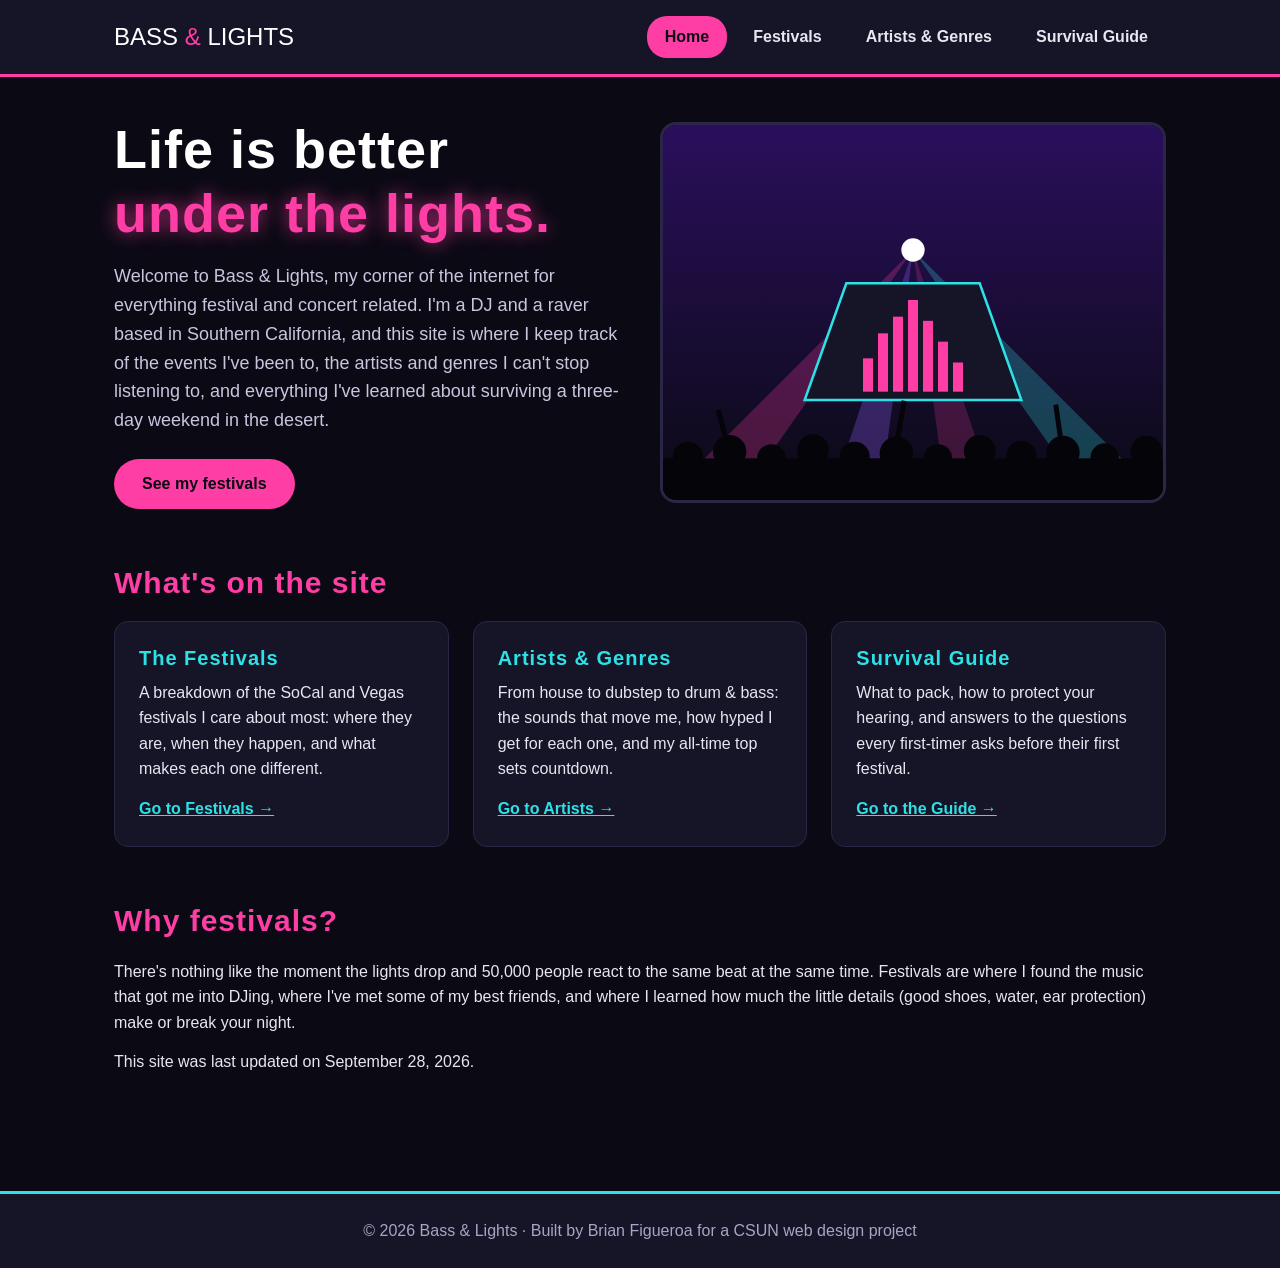
<file: index.html>
<!DOCTYPE html>
<html lang="en">
<head>
    <meta charset="UTF-8">
    <meta name="viewport" content="width=device-width, initial-scale=1.0">
    <meta name="description" content="Bass & Lights - my music festival and concert experiences.">
    <title>Bass &amp; Lights | Home</title>
    <link rel="stylesheet" href="css/styles.css">
</head>
<body>

    <!-- ===== Header / navigation (same on all 4 pages) ===== -->
    <header>
        <div class="header-inner">
            <a class="logo" href="index.html">BASS <span>&amp;</span> LIGHTS</a>
            <nav>
                <ul>
                    <li><a class="active" href="index.html">Home</a></li>
                    <li><a href="festivals.html">Festivals</a></li>
                    <li><a href="artists.html">Artists &amp; Genres</a></li>
                    <li><a href="guide.html">Survival Guide</a></li>
                </ul>
            </nav>
        </div>
    </header>

    <main>

        <!-- ===== Hero section ===== -->
        <section class="hero">
            <div>
                <h1>Life is better <span class="glow">under the lights.</span></h1>
                <p>
                    Welcome to Bass &amp; Lights, my corner of the internet for everything
                    festival and concert related. I'm a DJ and a raver based in Southern
                    California, and this site is where I keep track of the events I've been to,
                    the artists and genres I can't stop listening to, and everything I've learned
                    about surviving a three-day weekend in the desert.
                </p>
                <a class="button" href="festivals.html">See my festivals</a>
            </div>

            <!--
                MDN ATTRIBUTE #1: loading="lazy"
                What it is:  An attribute for <img> (and <iframe>) that tells the browser
                             it can wait to download the image until the user scrolls near it.
                Where:       On this hero image, on every festival banner in festivals.html,
                             and on the earplug image in guide.html.
                How I use it: It keeps the pages loading fast because images that are
                             further down the page don't download until they're needed.
            -->
            <img src="images/hero-stage.svg" alt="Illustration of a festival main stage with lasers and a crowd" width="600" height="450" loading="lazy">
        </section>

        <!-- ===== Quick links to the other pages ===== -->
        <section>
            <h2>What's on the site</h2>
            <div class="card-grid">
                <article class="card">
                    <h3>The Festivals</h3>
                    <p>
                        A breakdown of the SoCal and Vegas festivals I care about most:
                        where they are, when they happen, and what makes each one different.
                    </p>
                    <a href="festivals.html">Go to Festivals &rarr;</a>
                </article>
                <article class="card">
                    <h3>Artists &amp; Genres</h3>
                    <p>
                        From house to dubstep to drum &amp; bass: the sounds that move me,
                        how hyped I get for each one, and my all-time top sets countdown.
                    </p>
                    <a href="artists.html">Go to Artists &rarr;</a>
                </article>
                <article class="card">
                    <h3>Survival Guide</h3>
                    <p>
                        What to pack, how to protect your hearing, and answers to the questions
                        every first-timer asks before their first festival.
                    </p>
                    <a href="guide.html">Go to the Guide &rarr;</a>
                </article>
            </div>
        </section>

        <!-- ===== About section ===== -->
        <section>
            <h2>Why festivals?</h2>
            <p>
                There's nothing like the moment the lights drop and 50,000 people react to the
                same beat at the same time. Festivals are where I found the music that got me
                into DJing, where I've met some of my best friends, and where I learned how
                much the little details (good shoes, water, ear protection) make or break your
                night.
            </p>
            <p>
                <!--
                    MDN ELEMENT #1: <time>
                    What it is:  A semantic element that marks up a date or time so browsers,
                                 search engines, and screen readers can understand it.
                    Where:       Here in the "Why festivals?" section, and on each festival
                                 on festivals.html.
                    How I use it: To show when the site was last updated. It works together
                                 with the datetime attribute (MDN attribute #2, explained below).
                -->
                <!--
                    MDN ATTRIBUTE #2: datetime
                    What it is:  An attribute on <time> that holds a machine-readable
                                 version of the date (YYYY-MM-DD format).
                    Where:       On every <time> element on this page and festivals.html.
                    How I use it: The visible text is friendly ("September 28, 2026"), and
                                 the datetime value gives computers the exact date.
                -->
                This site was last updated on <time datetime="2026-09-28">September 28, 2026</time>.
            </p>
        </section>

    </main>

    <!-- ===== Footer (same on all 4 pages) ===== -->
    <footer>
        <p>&copy; 2026 Bass &amp; Lights &middot; Built by Brian Figueroa for a CSUN web design project</p>
    </footer>

</body>
</html>
</file>
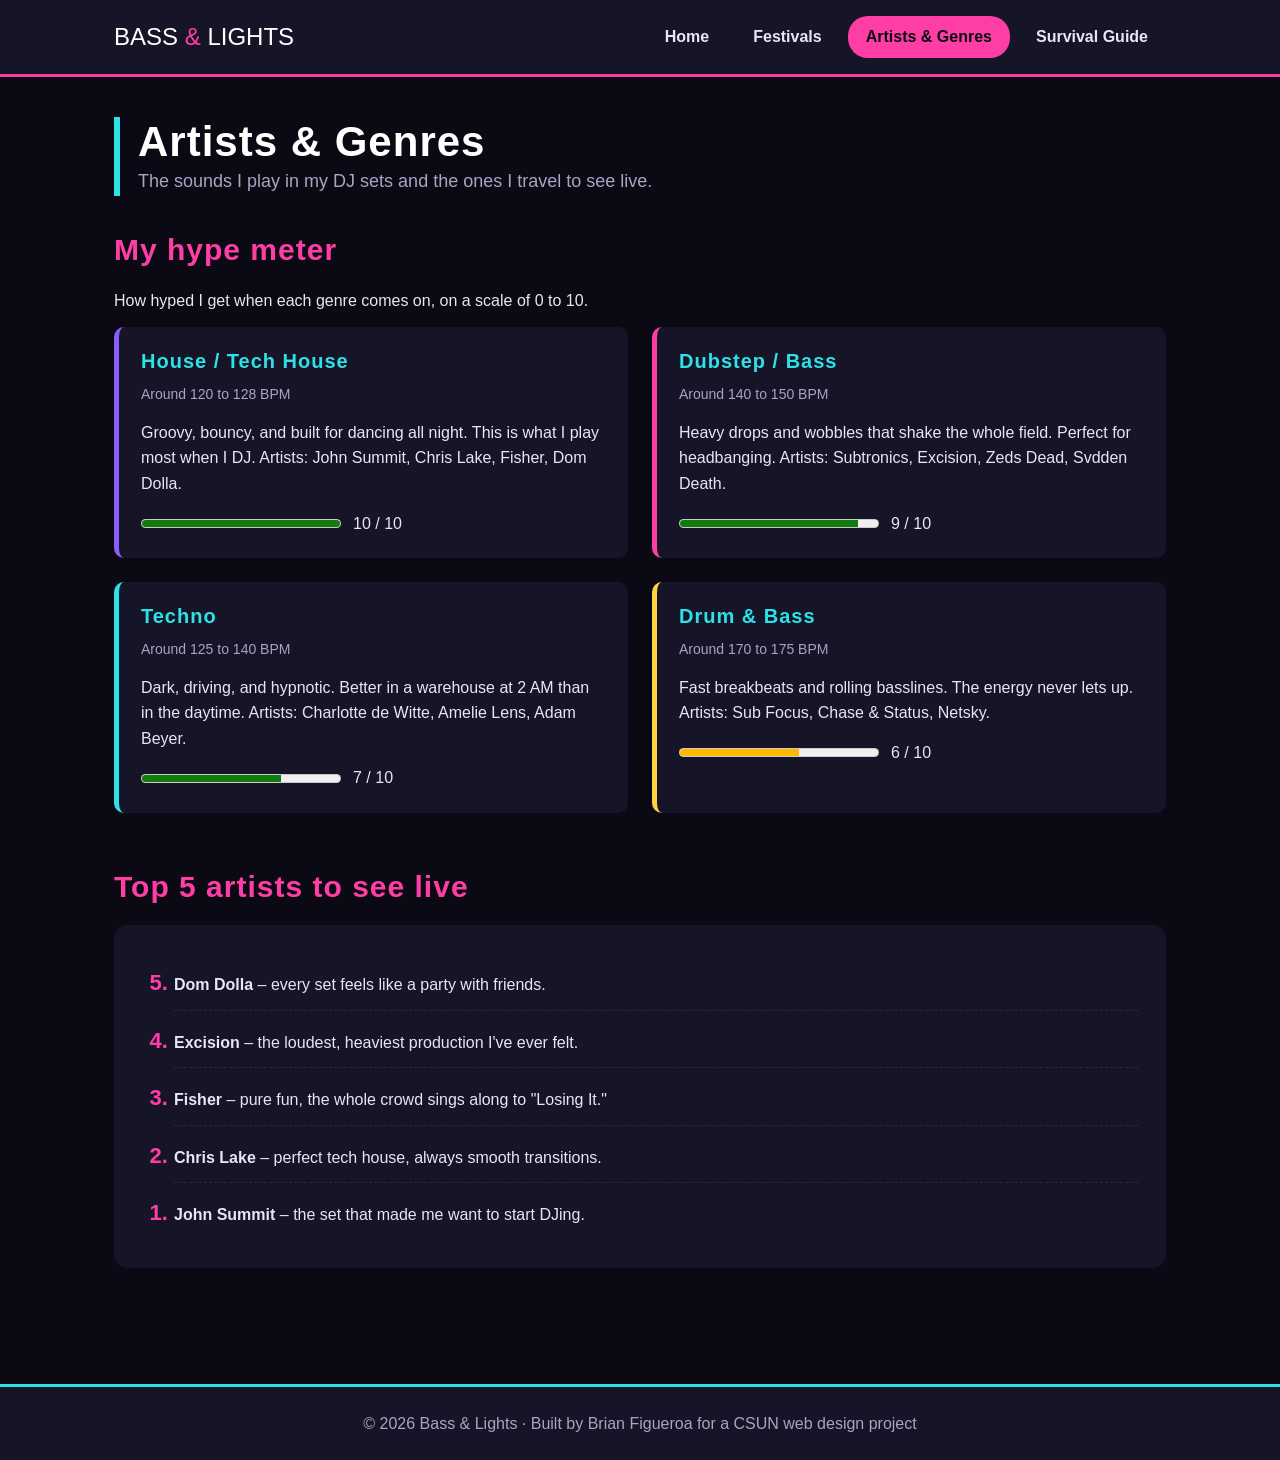
<file: artists.html>
<!DOCTYPE html>
<html lang="en">
<head>
    <meta charset="UTF-8">
    <meta name="viewport" content="width=device-width, initial-scale=1.0">
    <meta name="description" content="The electronic music genres and artists I love most.">
    <title>Bass &amp; Lights | Artists &amp; Genres</title>
    <link rel="stylesheet" href="css/styles.css">
    <!-- Internal CSS just for this page (the assignment allows all 3 types of CSS) -->
    <style>
        .genre:nth-child(2) { border-left-color: #ff3ea5; }
        .genre:nth-child(3) { border-left-color: #2de2e6; }
        .genre:nth-child(4) { border-left-color: #ffd23f; }
    </style>
</head>
<body>

    <!-- ===== Header / navigation ===== -->
    <header>
        <div class="header-inner">
            <a class="logo" href="index.html">BASS <span>&amp;</span> LIGHTS</a>
            <nav>
                <ul>
                    <li><a href="index.html">Home</a></li>
                    <li><a href="festivals.html">Festivals</a></li>
                    <li><a class="active" href="artists.html">Artists &amp; Genres</a></li>
                    <li><a href="guide.html">Survival Guide</a></li>
                </ul>
            </nav>
        </div>
    </header>

    <main>

        <div class="page-title">
            <h1>Artists &amp; Genres</h1>
            <p>The sounds I play in my DJ sets and the ones I travel to see live.</p>
        </div>

        <!-- ===== Genres with a "hype meter" ===== -->
        <section>
            <h2>My hype meter</h2>
            <p>How hyped I get when each genre comes on, on a scale of 0 to 10.</p>

            <!--
                MDN ELEMENT #2: <meter>
                What it is:  An element that shows a value inside a known range, like a gauge
                             (for example, a battery level or a rating). It is different from
                             <progress>, which shows how far along a task is.
                Where:       Inside each .genre box below (4 total on this page).
                How I use it: Each meter shows my "hype level" for a genre from 0 to 10.
                             I use min, max, low, high, and optimum so the browser changes
                             the bar's color depending on the value. It is styled in styles.css.
            -->
            <div class="genre-list">
                <article class="genre">
                    <h3>House / Tech House</h3>
                    <p class="bpm">Around 120 to 128 BPM</p>
                    <p>
                        Groovy, bouncy, and built for dancing all night. This is what I play most
                        when I DJ. Artists: John Summit, Chris Lake, Fisher, Dom Dolla.
                    </p>
                    <div class="hype">
                        <meter min="0" max="10" low="4" high="7" optimum="10" value="10">10 out of 10</meter>
                        <span>10 / 10</span>
                    </div>
                </article>

                <article class="genre">
                    <h3>Dubstep / Bass</h3>
                    <p class="bpm">Around 140 to 150 BPM</p>
                    <p>
                        Heavy drops and wobbles that shake the whole field. Perfect for headbanging.
                        Artists: Subtronics, Excision, Zeds Dead, Svdden Death.
                    </p>
                    <div class="hype">
                        <meter min="0" max="10" low="4" high="7" optimum="10" value="9">9 out of 10</meter>
                        <span>9 / 10</span>
                    </div>
                </article>

                <article class="genre">
                    <h3>Techno</h3>
                    <p class="bpm">Around 125 to 140 BPM</p>
                    <p>
                        Dark, driving, and hypnotic. Better in a warehouse at 2 AM than in the
                        daytime. Artists: Charlotte de Witte, Amelie Lens, Adam Beyer.
                    </p>
                    <div class="hype">
                        <meter min="0" max="10" low="4" high="7" optimum="10" value="7">7 out of 10</meter>
                        <span>7 / 10</span>
                    </div>
                </article>

                <article class="genre">
                    <h3>Drum &amp; Bass</h3>
                    <p class="bpm">Around 170 to 175 BPM</p>
                    <p>
                        Fast breakbeats and rolling basslines. The energy never lets up.
                        Artists: Sub Focus, Chase &amp; Status, Netsky.
                    </p>
                    <div class="hype">
                        <meter min="0" max="10" low="4" high="7" optimum="10" value="6">6 out of 10</meter>
                        <span>6 / 10</span>
                    </div>
                </article>
            </div>
        </section>

        <!-- ===== Top 5 countdown ===== -->
        <section>
            <h2>Top 5 artists to see live</h2>

            <!--
                MDN ATTRIBUTE #3: reversed
                What it is:  A boolean attribute for <ol> that makes the list count down
                             instead of up (5, 4, 3, 2, 1).
                Where:       On the ordered list right below this comment.
                How I use it: I wanted a "countdown" style ranking where #1 is revealed last,
                             so the list numbers go from 5 down to 1 without me typing them.
            -->
            <ol class="countdown" reversed>
                <li><strong>Dom Dolla</strong> &ndash; every set feels like a party with friends.</li>
                <li><strong>Excision</strong> &ndash; the loudest, heaviest production I've ever felt.</li>
                <li><strong>Fisher</strong> &ndash; pure fun, the whole crowd sings along to "Losing It."</li>
                <li><strong>Chris Lake</strong> &ndash; perfect tech house, always smooth transitions.</li>
                <li><strong>John Summit</strong> &ndash; the set that made me want to start DJing.</li>
            </ol>
        </section>

    </main>

    <footer>
        <p>&copy; 2026 Bass &amp; Lights &middot; Built by Brian Figueroa for a CSUN web design project</p>
    </footer>

</body>
</html>
</file>
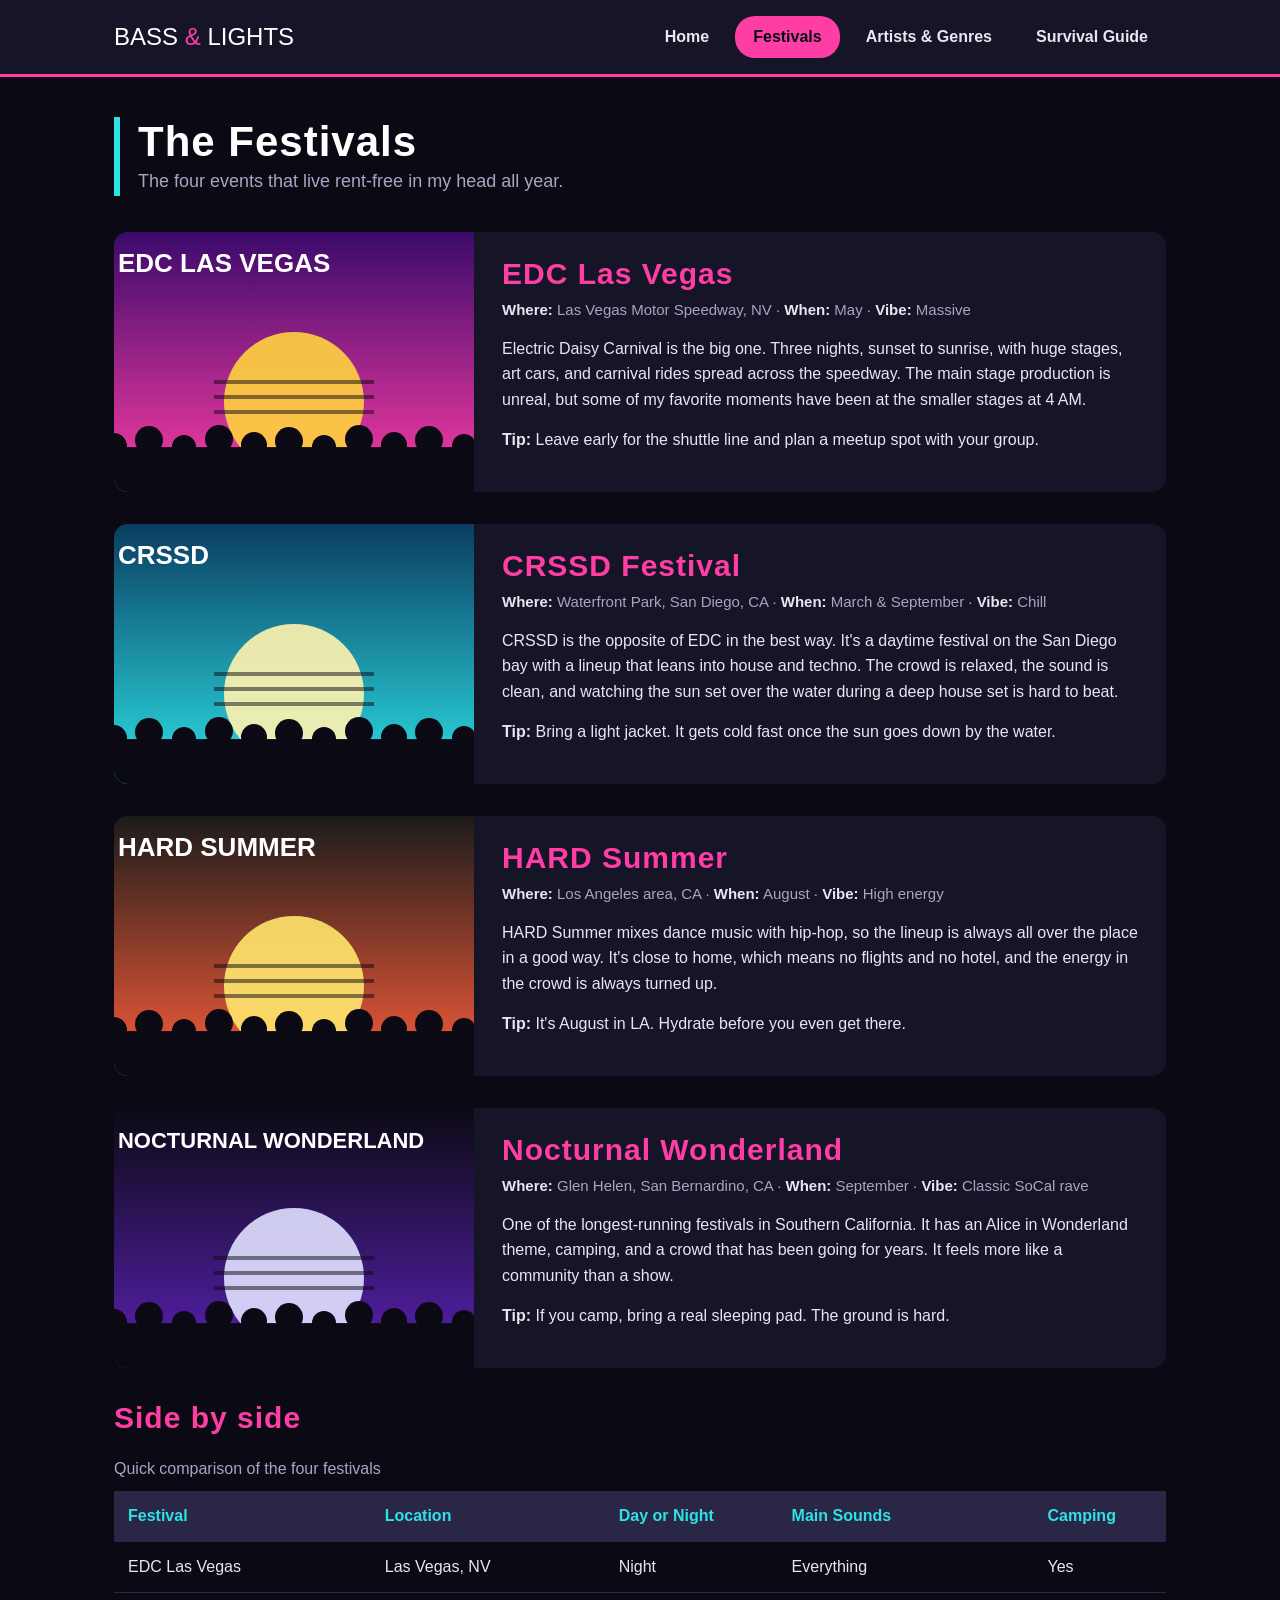
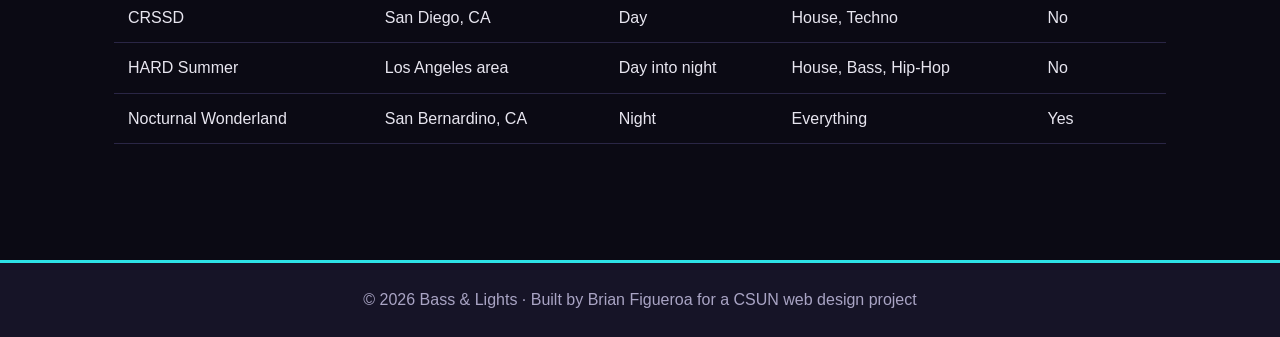
<file: festivals.html>
<!DOCTYPE html>
<html lang="en">
<head>
    <meta charset="UTF-8">
    <meta name="viewport" content="width=device-width, initial-scale=1.0">
    <meta name="description" content="The festivals I care about most in Southern California and Las Vegas.">
    <title>Bass &amp; Lights | Festivals</title>
    <link rel="stylesheet" href="css/styles.css">
</head>
<body>

    <!-- ===== Header / navigation ===== -->
    <header>
        <div class="header-inner">
            <a class="logo" href="index.html">BASS <span>&amp;</span> LIGHTS</a>
            <nav>
                <ul>
                    <li><a href="index.html">Home</a></li>
                    <li><a class="active" href="festivals.html">Festivals</a></li>
                    <li><a href="artists.html">Artists &amp; Genres</a></li>
                    <li><a href="guide.html">Survival Guide</a></li>
                </ul>
            </nav>
        </div>
    </header>

    <main>

        <div class="page-title">
            <h1>The Festivals</h1>
            <p>The four events that live rent-free in my head all year.</p>
        </div>

        <!--
            Each festival is an <article> with a banner image and an info box.
            The banner images use loading="lazy" (MDN attribute #1, explained in index.html)
            and the months use <time> + datetime (MDN element #1 / attribute #2).
            datetime="YYYY-MM" is valid and means "this month," since dates change every year.
        -->

        <!-- ===== EDC ===== -->
        <article class="festival">
            <img src="images/edc.svg" alt="EDC Las Vegas banner with a sunset over the crowd" width="400" height="260" loading="lazy">
            <div class="festival-info">
                <h2>EDC Las Vegas</h2>
                <p class="festival-meta">
                    <strong>Where:</strong> Las Vegas Motor Speedway, NV &middot;
                    <strong>When:</strong> <time datetime="2026-05">May</time> &middot;
                    <strong>Vibe:</strong> Massive
                </p>
                <p>
                    Electric Daisy Carnival is the big one. Three nights, sunset to sunrise, with
                    huge stages, art cars, and carnival rides spread across the speedway. The
                    main stage production is unreal, but some of my favorite moments have been at
                    the smaller stages at 4 AM.
                </p>
                <p><strong>Tip:</strong> Leave early for the shuttle line and plan a meetup spot with your group.</p>
            </div>
        </article>

        <!-- ===== CRSSD ===== -->
        <article class="festival">
            <img src="images/crssd.svg" alt="CRSSD banner with an ocean-colored sky" width="400" height="260" loading="lazy">
            <div class="festival-info">
                <h2>CRSSD Festival</h2>
                <p class="festival-meta">
                    <strong>Where:</strong> Waterfront Park, San Diego, CA &middot;
                    <strong>When:</strong> <time datetime="2026-03">March</time> &amp; <time datetime="2026-09">September</time> &middot;
                    <strong>Vibe:</strong> Chill
                </p>
                <p>
                    CRSSD is the opposite of EDC in the best way. It's a daytime festival on the
                    San Diego bay with a lineup that leans into house and techno. The crowd is
                    relaxed, the sound is clean, and watching the sun set over the water during a
                    deep house set is hard to beat.
                </p>
                <p><strong>Tip:</strong> Bring a light jacket. It gets cold fast once the sun goes down by the water.</p>
            </div>
        </article>

        <!-- ===== HARD Summer ===== -->
        <article class="festival">
            <img src="images/hard.svg" alt="HARD Summer banner with a bright orange sky" width="400" height="260" loading="lazy">
            <div class="festival-info">
                <h2>HARD Summer</h2>
                <p class="festival-meta">
                    <strong>Where:</strong> Los Angeles area, CA &middot;
                    <strong>When:</strong> <time datetime="2026-08">August</time> &middot;
                    <strong>Vibe:</strong> High energy
                </p>
                <p>
                    HARD Summer mixes dance music with hip-hop, so the lineup is always all over
                    the place in a good way. It's close to home, which means no flights and no
                    hotel, and the energy in the crowd is always turned up.
                </p>
                <p><strong>Tip:</strong> It's August in LA. Hydrate before you even get there.</p>
            </div>
        </article>

        <!-- ===== Nocturnal Wonderland ===== -->
        <article class="festival">
            <img src="images/nocturnal.svg" alt="Nocturnal Wonderland banner with a night sky and moon" width="400" height="260" loading="lazy">
            <div class="festival-info">
                <h2>Nocturnal Wonderland</h2>
                <p class="festival-meta">
                    <strong>Where:</strong> Glen Helen, San Bernardino, CA &middot;
                    <strong>When:</strong> <time datetime="2026-09">September</time> &middot;
                    <strong>Vibe:</strong> Classic SoCal rave
                </p>
                <p>
                    One of the longest-running festivals in Southern California. It has an
                    Alice in Wonderland theme, camping, and a crowd that has been going for years.
                    It feels more like a community than a show.
                </p>
                <p><strong>Tip:</strong> If you camp, bring a real sleeping pad. The ground is hard.</p>
            </div>
        </article>

        <!-- ===== Comparison table ===== -->
        <section>
            <h2>Side by side</h2>
            <table>
                <caption>Quick comparison of the four festivals</caption>
                <thead>
                    <tr>
                        <th>Festival</th>
                        <th>Location</th>
                        <th>Day or Night</th>
                        <th>Main Sounds</th>
                        <th>Camping</th>
                    </tr>
                </thead>
                <tbody>
                    <tr>
                        <td>EDC Las Vegas</td>
                        <td>Las Vegas, NV</td>
                        <td>Night</td>
                        <td>Everything</td>
                        <td>Yes</td>
                    </tr>
                    <tr>
                        <td>CRSSD</td>
                        <td>San Diego, CA</td>
                        <td>Day</td>
                        <td>House, Techno</td>
                        <td>No</td>
                    </tr>
                    <tr>
                        <td>HARD Summer</td>
                        <td>Los Angeles area</td>
                        <td>Day into night</td>
                        <td>House, Bass, Hip-Hop</td>
                        <td>No</td>
                    </tr>
                    <tr>
                        <td>Nocturnal Wonderland</td>
                        <td>San Bernardino, CA</td>
                        <td>Night</td>
                        <td>Everything</td>
                        <td>Yes</td>
                    </tr>
                </tbody>
            </table>
        </section>

    </main>

    <footer>
        <p>&copy; 2026 Bass &amp; Lights &middot; Built by Brian Figueroa for a CSUN web design project</p>
    </footer>

</body>
</html>
</file>
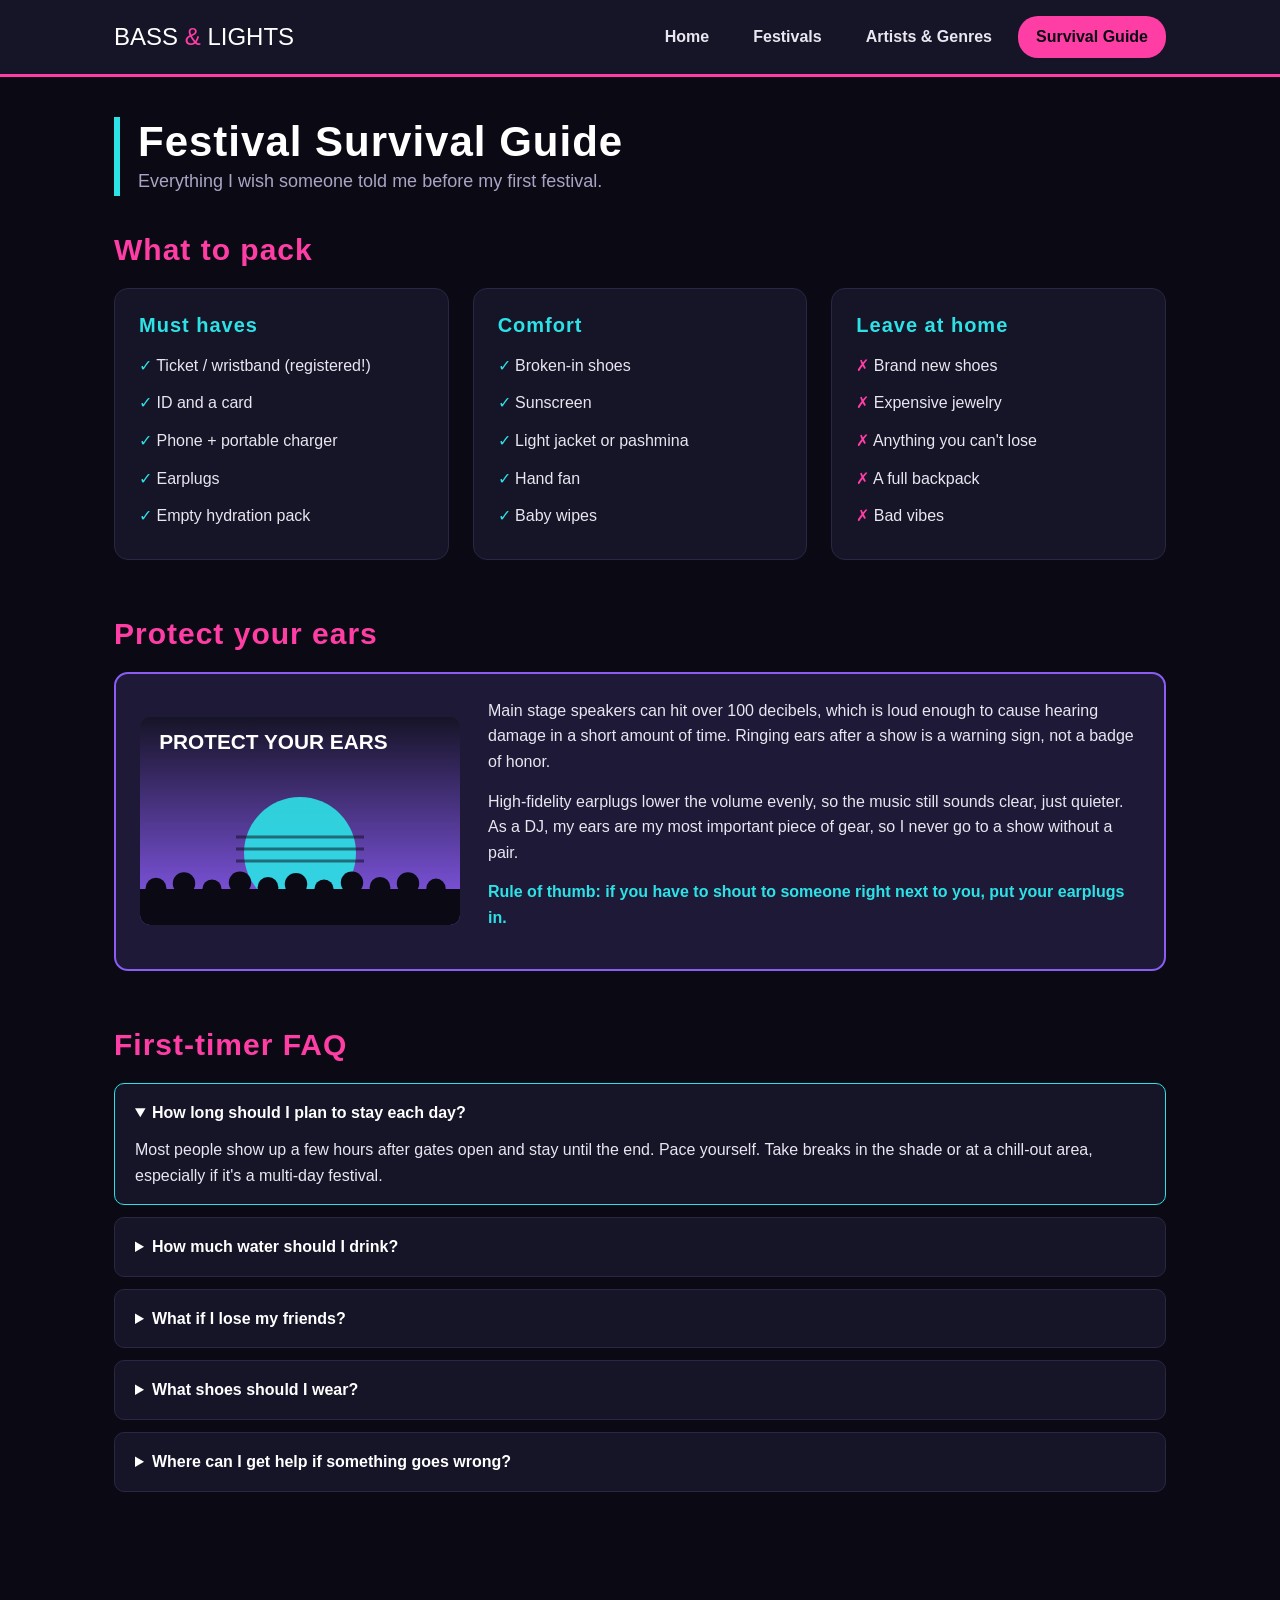
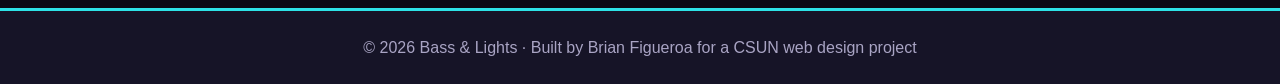
<file: guide.html>
<!DOCTYPE html>
<html lang="en">
<head>
    <meta charset="UTF-8">
    <meta name="viewport" content="width=device-width, initial-scale=1.0">
    <meta name="description" content="A festival survival guide: packing list, hearing protection, and first-timer FAQ.">
    <title>Bass &amp; Lights | Survival Guide</title>
    <link rel="stylesheet" href="css/styles.css">
</head>
<body>

    <!-- ===== Header / navigation ===== -->
    <header>
        <div class="header-inner">
            <a class="logo" href="index.html">BASS <span>&amp;</span> LIGHTS</a>
            <nav>
                <ul>
                    <li><a href="index.html">Home</a></li>
                    <li><a href="festivals.html">Festivals</a></li>
                    <li><a href="artists.html">Artists &amp; Genres</a></li>
                    <li><a class="active" href="guide.html">Survival Guide</a></li>
                </ul>
            </nav>
        </div>
    </header>

    <main>

        <div class="page-title">
            <h1>Festival Survival Guide</h1>
            <p>Everything I wish someone told me before my first festival.</p>
        </div>

        <!-- ===== Packing checklist ===== -->
        <section>
            <h2>What to pack</h2>
            <div class="checklist">
                <div class="card">
                    <h3>Must haves</h3>
                    <ul>
                        <li>Ticket / wristband (registered!)</li>
                        <li>ID and a card</li>
                        <li>Phone + portable charger</li>
                        <li>Earplugs</li>
                        <li>Empty hydration pack</li>
                    </ul>
                </div>
                <div class="card">
                    <h3>Comfort</h3>
                    <ul>
                        <li>Broken-in shoes</li>
                        <li>Sunscreen</li>
                        <li>Light jacket or pashmina</li>
                        <li>Hand fan</li>
                        <li>Baby wipes</li>
                    </ul>
                </div>
                <div class="card no">
                    <h3>Leave at home</h3>
                    <ul>
                        <li>Brand new shoes</li>
                        <li>Expensive jewelry</li>
                        <li>Anything you can't lose</li>
                        <li>A full backpack</li>
                        <li>Bad vibes</li>
                    </ul>
                </div>
            </div>
        </section>

        <!-- ===== Hearing protection callout ===== -->
        <section>
            <h2>Protect your ears</h2>
            <div class="callout">
                <!-- loading="lazy" = MDN attribute #1, explained in index.html -->
                <img src="images/earplugs.svg" alt="Protect your ears graphic" width="400" height="260" loading="lazy">
                <div>
                    <p>
                        Main stage speakers can hit over 100 decibels, which is loud enough to
                        cause hearing damage in a short amount of time. Ringing ears after a show
                        is a warning sign, not a badge of honor.
                    </p>
                    <p>
                        High-fidelity earplugs lower the volume evenly, so the music still sounds
                        clear, just quieter. As a DJ, my ears are my most important piece of gear,
                        so I never go to a show without a pair.
                    </p>
                    <!-- Inline CSS example (the assignment allows inline styles) -->
                    <p style="color: #2de2e6; font-weight: bold;">
                        Rule of thumb: if you have to shout to someone right next to you, put your earplugs in.
                    </p>
                </div>
            </div>
        </section>

        <!-- ===== FAQ ===== -->
        <section>
            <h2>First-timer FAQ</h2>

            <!--
                MDN ELEMENT #3: <details> (with its <summary> child)
                What it is:  A built-in "disclosure widget" that hides content until the user
                             clicks it. The <summary> is the part that is always visible and
                             acts as the clickable label. No JavaScript is needed.
                Where:       Each FAQ question in this section (5 total).
                How I use it: Each question is a <summary>, and clicking it opens the answer.
                             This keeps the FAQ short and easy to scan. Styled in styles.css
                             with the details[open] selector.

                Note: the first question uses the "open" attribute so it starts expanded.
            -->
            <details open>
                <summary>How long should I plan to stay each day?</summary>
                <p>
                    Most people show up a few hours after gates open and stay until the end.
                    Pace yourself. Take breaks in the shade or at a chill-out area, especially if
                    it's a multi-day festival.
                </p>
            </details>

            <details>
                <summary>How much water should I drink?</summary>
                <p>
                    Drink water steadily throughout the day instead of chugging a lot at once.
                    Most festivals have free refill stations. Also grab an electrolyte drink
                    every now and then, since you're sweating out more than water.
                </p>
            </details>

            <details>
                <summary>What if I lose my friends?</summary>
                <p>
                    Cell service is usually terrible at festivals, so pick a meetup spot (a
                    landmark, not "by the main stage") and a time to check in before you split up.
                </p>
            </details>

            <details>
                <summary>What shoes should I wear?</summary>
                <p>
                    Comfortable shoes you've already broken in. You can easily walk 10+ miles in
                    a day. Closed-toe is better since the ground gets dusty and crowded.
                </p>
            </details>

            <details>
                <summary>Where can I get help if something goes wrong?</summary>
                <p>
                    Every major festival has medical tents and staff. Find them on the map when
                    you arrive. Don't be afraid to go if you or a friend feels off. They are
                    there to help, not to get anyone in trouble.
                </p>
            </details>
        </section>

    </main>

    <footer>
        <p>&copy; 2026 Bass &amp; Lights &middot; Built by Brian Figueroa for a CSUN web design project</p>
    </footer>

</body>
</html>
</file>
<file: css/styles.css>
/* =========================================================
   Bass & Lights - main stylesheet
   Shared by all 4 pages: index, festivals, artists, guide
   ========================================================= */

/* ---------- Base / reset ---------- */
* {
    box-sizing: border-box;
    margin: 0;
    padding: 0;
}

body {
    background-color: #0b0a14;
    color: #e8e6f0;
    font-family: "Segoe UI", Arial, Helvetica, sans-serif;
    line-height: 1.6;
}

a {
    color: #2de2e6;
}

a:hover {
    color: #ff3ea5;
}

h1,
h2,
h3 {
    font-family: "Arial Black", Arial, sans-serif;
    letter-spacing: 1px;
    line-height: 1.2;
}

h2 {
    color: #ff3ea5;
    font-size: 30px;
    margin-bottom: 20px;
}

h3 {
    color: #2de2e6;
    font-size: 20px;
    margin-bottom: 10px;
}

p {
    margin-bottom: 14px;
}

img {
    display: block;
    height: auto;
    max-width: 100%;
}

/* ---------- Header + navigation (same on every page) ---------- */
header {
    background-color: #161427;
    border-bottom: 3px solid #ff3ea5;
    position: sticky;
    top: 0;
    z-index: 10;
}

.header-inner {
    align-items: center;
    display: flex;
    justify-content: space-between;
    margin: 0 auto;
    max-width: 1100px;
    padding: 16px 24px;
}

.logo {
    color: #ffffff;
    font-family: "Arial Black", Arial, sans-serif;
    font-size: 24px;
    text-decoration: none;
}

.logo span {
    color: #ff3ea5;
}

nav ul {
    display: flex;
    gap: 8px;
    list-style: none;
}

nav a {
    border-radius: 20px;
    color: #e8e6f0;
    display: block;
    font-weight: bold;
    padding: 8px 18px;
    text-decoration: none;
}

nav a:hover {
    background-color: #2a2645;
    color: #2de2e6;
}

/* class added to the link of the page you are currently on */
nav a.active {
    background-color: #ff3ea5;
    color: #0b0a14;
}

/* ---------- Page layout ---------- */
main {
    margin: 0 auto;
    max-width: 1100px;
    padding: 40px 24px 60px;
}

section {
    margin-bottom: 56px;
}

.page-title {
    border-left: 6px solid #2de2e6;
    margin-bottom: 36px;
    padding-left: 18px;
}

.page-title h1 {
    color: #ffffff;
    font-size: 42px;
}

.page-title p {
    color: #a9a4c4;
    font-size: 18px;
}

/* ---------- Home page hero ---------- */
.hero {
    align-items: center;
    display: grid;
    gap: 40px;
    grid-template-columns: 1fr 1fr;
    margin-bottom: 56px;
}

.hero h1 {
    color: #ffffff;
    font-size: 54px;
    margin-bottom: 16px;
}

.hero h1 .glow {
    color: #ff3ea5;
    text-shadow: 0 0 18px rgba(255, 62, 165, 0.7);
}

.hero p {
    color: #c9c5de;
    font-size: 18px;
}

.hero img {
    border: 3px solid #2a2645;
    border-radius: 16px;
}

.button {
    background-color: #ff3ea5;
    border-radius: 30px;
    color: #0b0a14;
    display: inline-block;
    font-weight: bold;
    margin-top: 10px;
    padding: 12px 28px;
    text-decoration: none;
}

.button:hover {
    background-color: #2de2e6;
    color: #0b0a14;
}

/* ---------- Cards (used on home + guide) ---------- */
.card-grid {
    display: grid;
    gap: 24px;
    grid-template-columns: repeat(3, 1fr);
}

.card {
    background-color: #161427;
    border: 1px solid #2a2645;
    border-radius: 14px;
    padding: 24px;
    transition: transform 0.2s, border-color 0.2s;
}

.card:hover {
    border-color: #ff3ea5;
    transform: translateY(-4px);
}

.card a {
    font-weight: bold;
}

/* ---------- Festivals page ---------- */
.festival {
    background-color: #161427;
    border-radius: 14px;
    display: grid;
    gap: 28px;
    grid-template-columns: 360px 1fr;
    margin-bottom: 32px;
    overflow: hidden;
}

.festival img {
    height: 100%;
    min-height: 260px;
    object-fit: cover;
    width: 100%;
}

.festival-info {
    padding: 24px 24px 24px 0;
}

.festival-info h2 {
    margin-bottom: 6px;
}

.festival-meta {
    color: #a9a4c4;
    font-size: 15px;
    margin-bottom: 14px;
}

.festival-meta strong {
    color: #e8e6f0;
}

/* table comparing all the festivals */
table {
    border-collapse: collapse;
    width: 100%;
}

caption {
    color: #a9a4c4;
    margin-bottom: 10px;
    text-align: left;
}

th,
td {
    border-bottom: 1px solid #2a2645;
    padding: 12px 14px;
    text-align: left;
}

th {
    background-color: #2a2645;
    color: #2de2e6;
}

tbody tr:hover {
    background-color: #161427;
}

/* ---------- Artists / genres page ---------- */
.genre-list {
    display: grid;
    gap: 24px;
    grid-template-columns: 1fr 1fr;
}

.genre {
    background-color: #161427;
    border-left: 5px solid #8b5cf6;
    border-radius: 10px;
    padding: 22px;
}

.genre .bpm {
    color: #a9a4c4;
    font-size: 14px;
}

.hype {
    align-items: center;
    display: flex;
    gap: 12px;
    margin-top: 10px;
}

/* styling for the <meter> element (MDN pick - see artists.html) */
meter {
    height: 18px;
    width: 200px;
}

.countdown {
    background-color: #161427;
    border-radius: 14px;
    padding: 28px 28px 28px 60px;
}

.countdown li {
    border-bottom: 1px dashed #2a2645;
    padding: 12px 0;
}

.countdown li:last-child {
    border-bottom: none;
}

.countdown li::marker {
    color: #ff3ea5;
    font-size: 22px;
    font-weight: bold;
}

/* ---------- Guide page ---------- */
.checklist {
    display: grid;
    gap: 24px;
    grid-template-columns: repeat(3, 1fr);
}

.checklist ul {
    list-style: none;
}

.checklist li {
    padding: 6px 0;
}

.checklist li::before {
    color: #2de2e6;
    content: "\2713  ";
}

/* the "Leave at home" list gets an X instead of a check mark */
.checklist .no li::before {
    color: #ff3ea5;
    content: "\2717  ";
}

.callout {
    align-items: center;
    background-color: #1d1936;
    border: 2px solid #8b5cf6;
    border-radius: 14px;
    display: grid;
    gap: 28px;
    grid-template-columns: 320px 1fr;
    padding: 24px;
}

.callout img {
    border-radius: 10px;
}

/* styling for <details> / <summary> (MDN pick - see guide.html) */
details {
    background-color: #161427;
    border: 1px solid #2a2645;
    border-radius: 10px;
    margin-bottom: 12px;
    padding: 16px 20px;
}

details[open] {
    border-color: #2de2e6;
}

summary {
    color: #ffffff;
    cursor: pointer;
    font-weight: bold;
}

details p {
    margin: 12px 0 0;
}

/* ---------- Footer ---------- */
footer {
    background-color: #161427;
    border-top: 3px solid #2de2e6;
    color: #a9a4c4;
    padding: 24px;
    text-align: center;
}

footer p {
    margin: 0;
}
</file>
